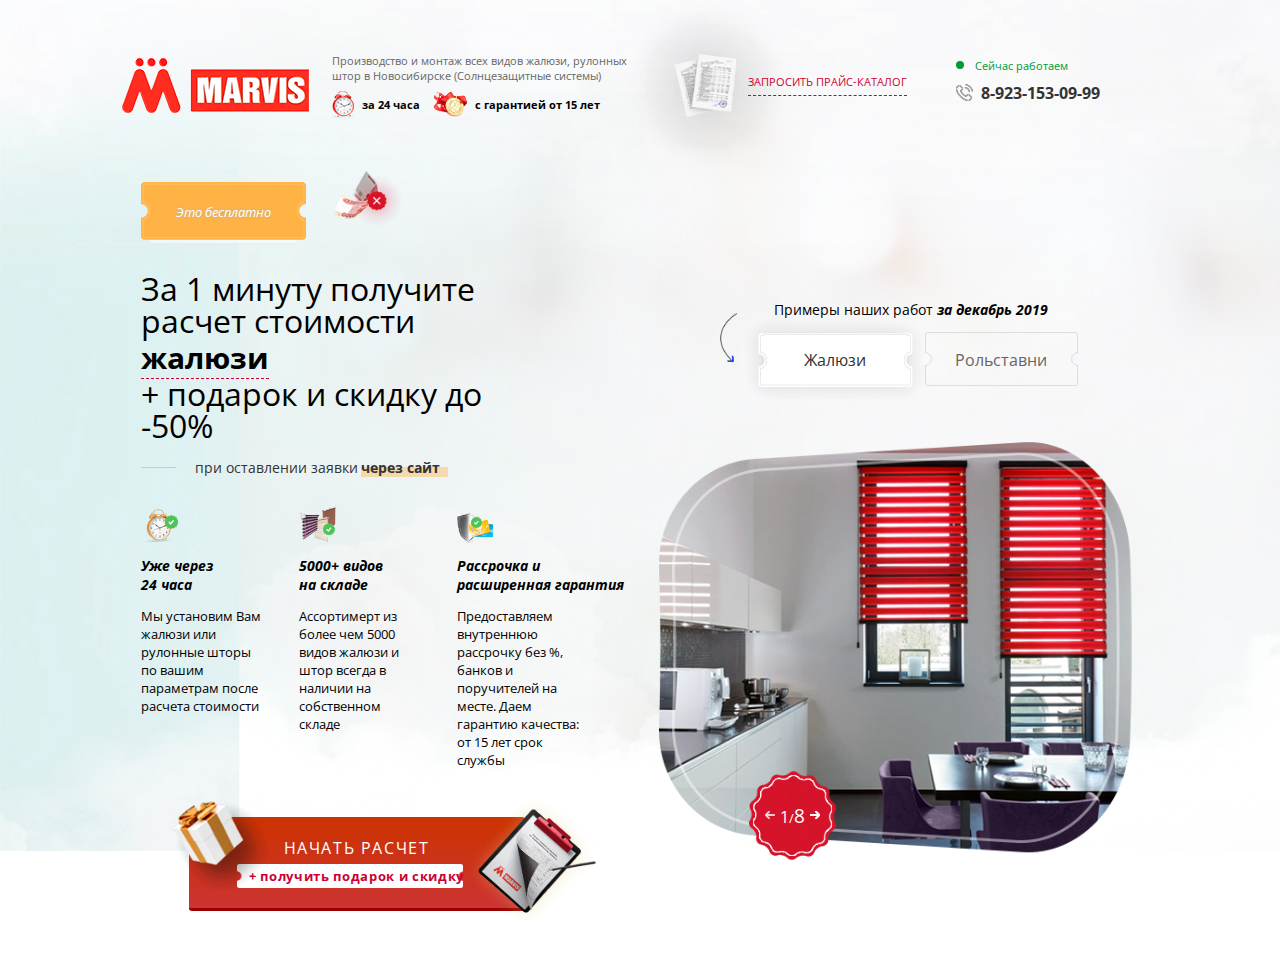
<file: project2/index.html>
<!DOCTYPE html>
<html lang="en">
<head>
    <meta charset="UTF-8">
    <meta name="viewport" content="width=device-width, initial-scale=1.0">
    <title>Document</title>
    <link rel="stylesheet" href="./css/style.min.css">
</head>
<body>
<div class="body">
    <header class="header">
        <nav class="nav">
            <div class="nav__block">
                <img src="img/logo.png">
                <div class="nav__elem">
                    <div class="nav__text">Производство и монтаж всех видов жалюзи, рулонных<br> штор в Новосибирске (Солнцезащитные системы)</div>
                    <div class="nav__img">
                        <div class="nav__in">
                            <img src="img/alarm.png">
                            <div class="nav__intext">за 24 часа</div>
                        </div>
                        <div class="nav__war">
                            <img src="img/reward.png">
                            <div class="nav__intext">с гарантией от 15 лет</div>
                        </div>
                    </div>
                </div>
            </div>
            <div class="nav__block__right">
                <div class="nav__price">
                    <a href="">Запросить прайс-каталог</a>
                </div>
                <div class="nav__phones">
                    <div class="nav__time">
                        <div class="nav__circle"></div>
                        <div class="nav__online">Сейчас работаем</div>
                    </div>
                    <div class="nav__phone">
                        <img src="img/phone.png">
                        <div class="nav__call">8-923-153-09-99</div>
                    </div>
                </div>
            </div>
        </nav>
    </header>

    <section class="section__hero">
        <article class="container__left">
            <div class="container__free">
                <div class="container__text">Это бесплатно</div>
            </div>
            <div class="container__disk">
                За 1 минуту получите расчет стоимости <span>жалюзи</span>
                <div>+ подарок и скидку до -50%</div>
            </div>
            <div class="container__req">
                <div class="container__line"></div>
                <div class="container__subreq">при оставлении заявки</div>
                <div class="container__site">через сайт&nbsp;&nbsp;</div>
            </div>
            <div class="container__benef">
                <div class="container__block">
                    <div class="container__img">
                        <img src="img/time-ben.png">
                    </div>
                    <div class="container__title">Уже через <br>24 часа</div>
                    <div class="container__terms">Мы установим Вам жалюзи или рулонные шторы по вашим параметрам после расчета стоимости  </div>
                </div>
                <div class="container__block">
                    <div class="container__img">
                        <img src="img/ware-ben.png">
                    </div>
                    <div class="container__title">5000+ видов <br>на складе </div>
                    <div class="container__terms">Ассортимерт из более чем 5000 видов жалюзи и штор всегда в наличии на собственном складе </div>
                </div>
                <div class="container__block">
                    <div class="container__img">
                        <img src="img/varr-ben.png">
                    </div>
                    <div class="container__title">Рассрочка и <br>расширенная гарантия </div>
                    <div class="container__terms">Предоставляем внутреннюю рассрочку без %, банков и поручителей на месте. Даем гарантию качества: от 15 лет срок службы </div>
                </div>
            </div>
            <div class="container__float">
                <div class="container__gift">
                    <button class="container__imgs">
                        <div class="container__top">начать расчет</div>
                        <div class="container__bot">+ получить подарок и скидку</div>
                    </button>
                </div>
            </div>
        </article>

        <article class="container__right">
            <div class="right__ss">
                <div class="right__block">
                    <div class="right__exx">
                        <div class="right__example">Примеры наших работ&nbsp;<span>за декабрь 2019</span></div>
                        <div class="right__exx__blocks">
                            <a class="right__active" href="">Жалюзи</a>
                            <a class="right__hover" href="">Рольставни</a>
                        </div> 
                    </div>
                </div> 
                <div class="right__slider">
                    <div class="right__img">
                        <img src="img/photo-sl-1.png">
                    </div>
                    <div class="right__next">
                        <div class="right__items">
                            <div class="right__is">1</div>/
                            <div class="right__number">8</div>
                        </div>
                    </div>
                </div>
            </div>
           
        </article>
    </section>
</div>
</body>
</html>
</file>
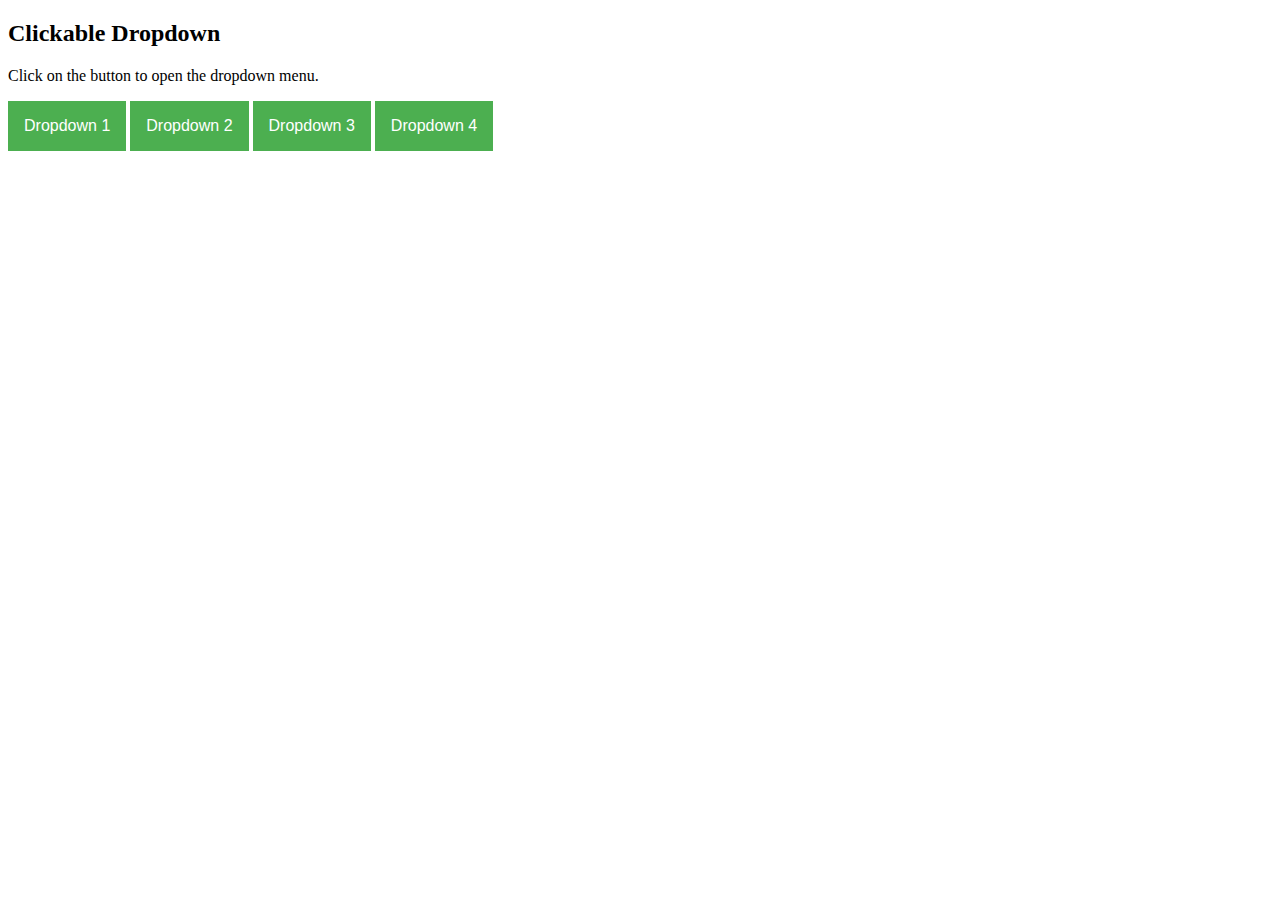
<file: click.html>
<!DOCTYPE html>
<html lang="en">
<head>
    <meta charset="UTF-8">
    <meta name="viewport" content="width=device-width, initial-scale=1.0">
    <title>Document</title>
    <script async type="text/javascript" src="//static.h-bid.com/w3schools.com/20200121/snhb-w3schools.com.min.js"></script>
</head>
<body>
    
    <style>
        .dropbtn {
          background-color: #4CAF50;
          color: white;
          padding: 16px;
          font-size: 16px;
          border: none;
          cursor: pointer;
        }
        
        .dropbtn:hover, .dropbtn:focus {
          background-color: #3e8e41;
        }
        
        .dropdown {
          position: relative;
          display: inline-block;
        }
        
        .dropdown-content {
          display: none;        }
        
        .dropdown-content a {
          color: black;
          padding: 12px 16px;
          text-decoration: none;
          display: block;
        }
        
        .dropdown-content a:hover {background-color: #f1f1f1}
        
        .show {display:block;}

        #myDropdown, #myDropdown1, #myDropdown2, #myDropdown3{display:none}
        </style>
        </head>
        <body>
        
        <h2>Clickable Dropdown</h2>
        <p>Click on the button to open the dropdown menu.</p>
        
        <div class="dropdown">
          <button id="myBtn" class="dropbtn">Dropdown 1</button>
          <button id="myBtn2" class="dropbtn">Dropdown 2</button>
          <button id="myBtn3" class="dropbtn">Dropdown 3</button>
          <button id="myBtn4" class="dropbtn">Dropdown 4</button>

          <div id="myDropdown" class="dropdown-content">
            <a href="#home">Home</a>
          </div>

    
        </div>
        
        <script>
        // Get the button, and when the user clicks on it, execute myFunction
        document.getElementById("myBtn").onclick = function() {myFunction()};
        
        /* myFunction toggles between adding and removing the show class, which is used to hide and show the dropdown content */
        function myFunction() {
          document.getElementById("myDropdown").classList.toggle("show");
        }
        </script>

</body>
</html>
</file>
<file: project2/css/style.min.css>
@import url("https://fonts.googleapis.com/css2?family=Open+Sans:ital,wght@0,400;0,700;1,400;1,700&display=swap");
body, * {
  margin: 0;
  padding: 0;
  -webkit-box-sizing: border-box;
          box-sizing: border-box;
}

button {
  border: 0;
  cursor: pointer;
}

html {
  font-size: 100%;
}

@media (max-width: 1080px) {
  html {
    font-size: 100%;
  }
}

body {
  width: 100%;
  font: "Open Sans", sans-serif;
}

.body {
  background: url(../img/bg-body.png) no-repeat;
  background-size: cover;
}

@media (max-width: 1080px) {
  .body {
    background: #FFF;
  }
}

.header .nav {
  -ms-flex-wrap: wrap;
      flex-wrap: wrap;
  -webkit-box-pack: center;
      -ms-flex-pack: center;
          justify-content: center;
  display: -webkit-box;
  display: -ms-flexbox;
  display: flex;
  -webkit-box-orient: horizontal;
  -webkit-box-direction: normal;
      -ms-flex-direction: row;
          flex-direction: row;
  -webkit-box-align: center;
      -ms-flex-align: center;
          align-items: center;
}

.header .nav__block {
  display: -webkit-box;
  display: -ms-flexbox;
  display: flex;
  -webkit-box-orient: horizontal;
  -webkit-box-direction: normal;
      -ms-flex-direction: row;
          flex-direction: row;
  -webkit-box-align: center;
      -ms-flex-align: center;
          align-items: center;
}

@media (max-width: 530px) {
  .header .nav__block {
    margin: 3rem 0 0;
  }
}

@media (max-width: 700px) {
  .header .nav__block {
    -webkit-box-orient: vertical;
    -webkit-box-direction: normal;
        -ms-flex-direction: column;
            flex-direction: column;
  }
}

.header .nav__block__right {
  display: -webkit-box;
  display: -ms-flexbox;
  display: flex;
  -webkit-box-orient: horizontal;
  -webkit-box-direction: normal;
      -ms-flex-direction: row;
          flex-direction: row;
  -webkit-box-align: center;
      -ms-flex-align: center;
          align-items: center;
}

@media (max-width: 530px) {
  .header .nav__block__right {
    -webkit-box-orient: vertical;
    -webkit-box-direction: normal;
        -ms-flex-direction: column;
            flex-direction: column;
  }
}

.header .nav__elem {
  display: -webkit-box;
  display: -ms-flexbox;
  display: flex;
  -webkit-box-orient: vertical;
  -webkit-box-direction: normal;
      -ms-flex-direction: column;
          flex-direction: column;
  margin: 3.3rem 0 3.3rem 1.4rem;
}

@media (max-width: 375px) {
  .header .nav__elem {
    margin: 3.3rem 2rem 1.4rem;
  }
}

@media (max-width: 425px) {
  .header .nav__elem {
    margin: 3.3rem 2rem 1.4rem;
  }
}

.header .nav__text {
  font: 0.7rem "Open Sans", sans-serif;
  color: #666;
}

@media (max-width: 1080px) {
  .header .nav__text {
    font: 1rem "Open Sans", sans-serif;
  }
}

@media (max-width: 375px) {
  .header .nav__text {
    font: 0.8rem "Open Sans", sans-serif;
    text-align: center;
  }
}

.header .nav__img {
  display: -webkit-box;
  display: -ms-flexbox;
  display: flex;
  -webkit-box-orient: horizontal;
  -webkit-box-direction: normal;
      -ms-flex-direction: row;
          flex-direction: row;
  margin: 0.5rem 0 0 0;
}

@media (max-width: 700px) {
  .header .nav__img {
    -webkit-box-pack: center;
        -ms-flex-pack: center;
            justify-content: center;
  }
}

@media (max-width: 375px) {
  .header .nav__img {
    -webkit-box-orient: vertical;
    -webkit-box-direction: normal;
        -ms-flex-direction: column;
            flex-direction: column;
    -webkit-box-align: center;
        -ms-flex-align: center;
            align-items: center;
  }
}

@media (max-width: 425px) {
  .header .nav__img {
    margin: 1rem 0 0;
  }
}

.header .nav__in, .header .nav__war {
  display: -webkit-box;
  display: -ms-flexbox;
  display: flex;
  -webkit-box-orient: horizontal;
  -webkit-box-direction: normal;
      -ms-flex-direction: row;
          flex-direction: row;
  -webkit-box-align: center;
      -ms-flex-align: center;
          align-items: center;
}

@media (max-width: 375px) {
  .header .nav__war {
    margin: 1rem;
  }
}

.header .nav__intext {
  display: -webkit-box;
  display: -ms-flexbox;
  display: flex;
  -webkit-box-orient: horizontal;
  -webkit-box-direction: normal;
      -ms-flex-direction: row;
          flex-direction: row;
  -webkit-box-align: center;
      -ms-flex-align: center;
          align-items: center;
  font: 700 0.7rem "Open Sans", sans-serif;
  margin: 0rem 0.8rem 0 0.5rem;
}

@media (max-width: 1080px) {
  .header .nav__intext {
    font: 700 1rem "Open Sans", sans-serif;
  }
}

@media (max-width: 425px) {
  .header .nav__intext {
    font: 700 0.8rem "Open Sans", sans-serif;
  }
}

.header .nav__price {
  display: -webkit-box;
  display: -ms-flexbox;
  display: flex;
  -webkit-box-orient: horizontal;
  -webkit-box-direction: normal;
      -ms-flex-direction: row;
          flex-direction: row;
  -webkit-box-align: center;
      -ms-flex-align: center;
          align-items: center;
  -webkit-box-pack: end;
      -ms-flex-pack: end;
          justify-content: flex-end;
  background: url(../img/price-cat.png) no-repeat 0 0;
  width: 17.5rem;
  height: 10rem;
  background-size: contain;
}

@media (max-width: 650px) {
  .header .nav__price {
    background: none;
    width: auto;
    height: auto;
  }
}

@media (max-width: 819px) {
  .header .nav__price {
    width: 22rem;
  }
}

@media (max-width: 1080px) {
  .header .nav__price {
    width: 25rem;
  }
}

@media (max-width: 375px) {
  .header .nav__price {
    width: auto;
  }
}

@media (max-width: 425px) {
  .header .nav__price {
    width: auto;
  }
}

.header .nav__price a {
  font: 0.7rem "Open Sans", sans-serif;
  color: #cc0033;
  text-transform: uppercase;
  text-decoration: none;
  border-bottom: 0.05rem dashed #cc0033;
  padding: 0 0 0.4rem;
  margin: 0 0 0 4.5rem;
}

@media (max-width: 819px) {
  .header .nav__price a {
    font: 1rem "Open Sans", sans-serif;
    border-bottom: 0.1rem dashed #cc0033;
    margin: 0;
  }
}

@media (max-width: 1080px) {
  .header .nav__price a {
    font: 1.2rem "Open Sans", sans-serif;
  }
}

@media (max-width: 375px) {
  .header .nav__price a {
    font: 1rem "Open Sans", sans-serif;
  }
}

@media (max-width: 425px) {
  .header .nav__price a {
    font: 1rem "Open Sans", sans-serif;
  }
}

.header .nav__phones {
  margin: 0 3.07rem;
}

@media (max-width: 650px) {
  .header .nav__phones {
    margin: 1rem 3.07rem;
  }
}

@media (max-width: 375px) {
  .header .nav__phones {
    margin: 1.5rem 3.07rem;
  }
}

@media (max-width: 425px) {
  .header .nav__phones {
    margin: 1.5rem 3.07rem;
  }
}

.header .nav__time {
  display: -webkit-box;
  display: -ms-flexbox;
  display: flex;
  -webkit-box-orient: horizontal;
  -webkit-box-direction: normal;
      -ms-flex-direction: row;
          flex-direction: row;
  -webkit-box-align: center;
      -ms-flex-align: center;
          align-items: center;
}

@media (max-width: 650px) {
  .header .nav__time {
    -webkit-box-pack: center;
        -ms-flex-pack: center;
            justify-content: center;
  }
}

.header .nav__circle {
  background: #009933;
  width: 0.52rem;
  height: 0.52rem;
  border-radius: 100%;
}

.header .nav__online {
  font: 0.7rem "Open Sans", sans-serif;
  color: #009933;
  padding: 0 0.68rem;
}

@media (max-width: 1080px) {
  .header .nav__online {
    font: 1.2rem "Open Sans", sans-serif;
  }
}

@media (max-width: 375px) {
  .header .nav__online {
    font: 1rem "Open Sans", sans-serif;
  }
}

@media (max-width: 425px) {
  .header .nav__online {
    font: 1rem "Open Sans", sans-serif;
  }
}

.header .nav__phone {
  display: -webkit-box;
  display: -ms-flexbox;
  display: flex;
  -webkit-box-orient: horizontal;
  -webkit-box-direction: normal;
      -ms-flex-direction: row;
          flex-direction: row;
  -webkit-box-align: center;
      -ms-flex-align: center;
          align-items: center;
}

.header .nav__call {
  font: 700 1rem "Open Sans", sans-serif;
  color: #333;
  padding: 0.58rem 0.52rem;
}

@media (max-width: 1080px) {
  .header .nav__call {
    font: 700 1.2rem "Open Sans", sans-serif;
  }
}

.section__hero {
  display: -webkit-box;
  display: -ms-flexbox;
  display: flex;
  -webkit-box-orient: horizontal;
  -webkit-box-direction: normal;
      -ms-flex-direction: row;
          flex-direction: row;
  -webkit-box-align: center;
      -ms-flex-align: center;
          align-items: center;
  -webkit-box-pack: center;
      -ms-flex-pack: center;
          justify-content: center;
}

@media (max-width: 819px) {
  .section__hero {
    -webkit-box-orient: vertical;
    -webkit-box-direction: normal;
        -ms-flex-direction: column;
            flex-direction: column;
  }
}

@media (max-width: 1080px) {
  .section__hero {
    -webkit-box-orient: vertical;
    -webkit-box-direction: normal;
        -ms-flex-direction: column;
            flex-direction: column;
  }
}

.container__free {
  display: -webkit-box;
  display: -ms-flexbox;
  display: flex;
  -webkit-box-orient: horizontal;
  -webkit-box-direction: normal;
      -ms-flex-direction: row;
          flex-direction: row;
  -webkit-box-align: center;
      -ms-flex-align: center;
          align-items: center;
  background: url(../img/money-x.png) no-repeat 12rem 0%;
  background-size: 4.35rem;
}

@media (max-width: 819px) {
  .container__free {
    display: none;
  }
}

@media (max-width: 1080px) {
  .container__free {
    display: none;
  }
}

.container__text {
  background: url(../img/button-free.png) no-repeat 0% 0%;
  font: 0.8rem "Open Sans", sans-serif;
  color: #FFF;
  text-shadow: 0 0 0.3rem #ababab;
  margin: 0.73rem 0 1.5rem;
  padding: 0rem 0 0.5rem;
  height: 4.16rem;
  width: 10.36rem;
  display: -webkit-box;
  display: -ms-flexbox;
  display: flex;
  -webkit-box-align: center;
      -ms-flex-align: center;
          align-items: center;
  -webkit-box-pack: center;
      -ms-flex-pack: center;
          justify-content: center;
  background-size: contain;
  font-style: italic;
}

.container__disk {
  font: 2rem "Open Sans", sans-serif;
  width: 29vw;
  line-height: 2.5vw;
}

.container__disk span {
  font: 700 1.9rem "Open Sans", sans-serif;
  border-bottom: 0.05rem dashed #cc0033;
}

@media (max-width: 320px) {
  .container__disk span {
    font: 700 1rem "Open Sans", sans-serif;
  }
}

@media (max-width: 375px) {
  .container__disk span {
    font: 700 1.4rem "Open Sans", sans-serif;
  }
}

@media (max-width: 819px) {
  .container__disk {
    width: auto;
    line-height: 100%;
    text-align: center;
    margin: 2rem;
  }
}

@media (max-width: 1080px) {
  .container__disk {
    width: auto;
    line-height: 100%;
    text-align: center;
    margin: 2rem;
  }
}

@media (max-width: 530px) {
  .container__disk {
    font: 1.5rem "Open Sans", sans-serif;
  }
}

@media (max-width: 320px) {
  .container__disk {
    font: 1rem "Open Sans", sans-serif;
    padding: 0 2rem;
  }
}

.container__req {
  display: -webkit-box;
  display: -ms-flexbox;
  display: flex;
  -webkit-box-orient: horizontal;
  -webkit-box-direction: normal;
      -ms-flex-direction: row;
          flex-direction: row;
  -webkit-box-align: center;
      -ms-flex-align: center;
          align-items: center;
  color: #333;
  font: 0.9rem "Open Sans", sans-serif;
  margin: 1rem 0 0;
}

@media (max-width: 819px) {
  .container__req {
    font: 1rem "Open Sans", sans-serif;
    margin: 1rem 0 0;
    -webkit-box-pack: center;
        -ms-flex-pack: center;
            justify-content: center;
  }
}

@media (max-width: 320px) {
  .container__req {
    font: 0.8rem "Open Sans", sans-serif;
  }
}

@media (max-width: 1080px) {
  .container__req {
    font: 1.2rem "Open Sans", sans-serif;
    -webkit-box-pack: center;
        -ms-flex-pack: center;
            justify-content: center;
  }
}

@media (max-width: 375px) {
  .container__req {
    font: 1rem "Open Sans", sans-serif;
    -webkit-box-orient: vertical;
    -webkit-box-direction: normal;
        -ms-flex-direction: column;
            flex-direction: column;
  }
}

@media (max-width: 425px) {
  .container__req {
    font: 1rem "Open Sans", sans-serif;
  }
}

.container__line {
  background: #ccc;
  width: 2.2rem;
  height: 0.1rem;
}

@media (max-width: 375px) {
  .container__line {
    display: none;
  }
}

.container__subreq {
  padding: 0 0.2rem 0 1.2rem;
}

.container__site {
  font: 700 0.9rem "Open Sans", sans-serif;
  background: url(../img/in-site.png) no-repeat 0 0.6rem;
}

@media (max-width: 1080px) {
  .container__site {
    background: url(../img/in-site.png) no-repeat 0 1.1rem;
    font: 700 1.2rem "Open Sans", sans-serif;
  }
}

@media (max-width: 425px) {
  .container__site {
    font: 1rem "Open Sans", sans-serif;
  }
}

.container__benef {
  -ms-flex-wrap: wrap;
      flex-wrap: wrap;
  display: -webkit-box;
  display: -ms-flexbox;
  display: flex;
  -webkit-box-orient: horizontal;
  -webkit-box-direction: normal;
      -ms-flex-direction: row;
          flex-direction: row;
  -webkit-box-align: baseline;
      -ms-flex-align: baseline;
          align-items: baseline;
}

@media (max-width: 819px) {
  .container__benef {
    -webkit-box-pack: space-evenly;
        -ms-flex-pack: space-evenly;
            justify-content: space-evenly;
    margin: 3rem 0 0;
  }
}

@media (max-width: 1080px) {
  .container__benef {
    -webkit-box-pack: center;
        -ms-flex-pack: center;
            justify-content: center;
  }
}

@media (max-width: 650px) {
  .container__benef {
    margin: 0 4rem;
  }
}

.container__block {
  margin: 1.8rem 2.1rem 0 0;
}

@media (max-width: 819px) {
  .container__block {
    margin: 0;
  }
}

@media (max-width: 650px) {
  .container__block {
    margin: 3rem 0 0;
    -webkit-box-align: center;
        -ms-flex-align: center;
            align-items: center;
    display: -webkit-box;
    display: -ms-flexbox;
    display: flex;
    -webkit-box-orient: vertical;
    -webkit-box-direction: normal;
        -ms-flex-direction: column;
            flex-direction: column;
  }
}

.container__img {
  position: relative;
  width: 2.9vw;
}

@media (max-width: 819px) {
  .container__img {
    width: 6vw;
  }
}

.container__img img {
  -o-object-fit: cover;
     object-fit: cover;
  width: 100%;
  height: 100%;
}

.container__title {
  font: 700 0.9rem "Open Sans", sans-serif;
  font-style: italic;
  margin: 0.6rem 0 0.78rem;
}

@media (max-width: 650px) {
  .container__title {
    text-align: center;
  }
}

@media (max-width: 1080px) {
  .container__title {
    font: 700 1.2rem "Open Sans", sans-serif;
  }
}

.container__terms {
  font: 0.8rem "Open Sans", sans-serif;
  width: 7.8rem;
}

@media (max-width: 650px) {
  .container__terms {
    width: 12rem;
    text-align: center;
  }
}

@media (max-width: 1080px) {
  .container__terms {
    font: 1rem "Open Sans", sans-serif;
    width: 12rem;
  }
}

@media (max-width: 819px) {
  .container__float {
    display: -webkit-box;
    display: -ms-flexbox;
    display: flex;
    -webkit-box-pack: center;
        -ms-flex-pack: center;
            justify-content: center;
  }
}

@media (max-width: 1080px) {
  .container__float {
    display: -webkit-box;
    display: -ms-flexbox;
    display: flex;
    -webkit-box-pack: center;
        -ms-flex-pack: center;
            justify-content: center;
  }
}

.container__gift {
  padding: 3rem;
  position: relative;
  display: -webkit-box;
  display: -ms-flexbox;
  display: flex;
  -webkit-box-orient: vertical;
  -webkit-box-direction: normal;
      -ms-flex-direction: column;
          flex-direction: column;
  -webkit-box-align: start;
      -ms-flex-align: start;
          align-items: flex-start;
  width: 28.5rem;
}

@media (max-width: 320px) {
  .container__gift {
    margin: 3rem 1rem;
  }
}

@media (max-width: 1080px) {
  .container__gift {
    width: 33.5rem;
  }
}

@media (max-width: 650px) {
  .container__gift {
    width: auto;
    padding: 0;
    margin: 3rem 0;
  }
}

@media (max-width: 375px) {
  .container__gift {
    width: auto;
    -webkit-box-align: center;
        -ms-flex-align: center;
            align-items: center;
  }
}

.container__imgs {
  display: -webkit-box;
  display: -ms-flexbox;
  display: flex;
  -webkit-box-orient: vertical;
  -webkit-box-direction: normal;
      -ms-flex-direction: column;
          flex-direction: column;
  background: -webkit-gradient(linear, left top, left bottom, from(#cc3300), to(#CC3333));
  background: linear-gradient(to bottom, #cc3300, #CC3333);
  border-bottom: 3px solid #990000;
  color: #FFF;
  border-radius: 3px;
  padding: 1.25rem 3rem;
  -webkit-box-align: center;
      -ms-flex-align: center;
          align-items: center;
  border-left: none;
  border-top: none;
  border-right: none;
  cursor: pointer;
}

@media (max-width: 320px) {
  .container__imgs {
    padding: 1.25rem 2rem;
  }
}

@media (max-width: 375px) {
  .container__imgs {
    padding: 1.25rem 2rem;
  }
}

.container__imgs :after {
  content: '';
  background: url(../img/log-button.png) no-repeat 20.4rem 1.8rem;
  width: 100%;
  height: 100%;
  position: absolute;
  right: 0;
  top: 0;
  background-size: 8.27rem;
}

@media (max-width: 650px) {
  .container__imgs :after {
    display: none;
  }
}

@media (max-width: 1080px) {
  .container__imgs :after {
    background: url(../img/log-button.png) no-repeat 23.5rem 1.8rem;
    background-size: 10rem;
  }
}

.container__imgs :before {
  content: '';
  width: 100%;
  height: 100%;
  position: absolute;
  left: 0;
  background: url(../img/gift-button.png) no-repeat 2rem 2rem;
  top: 0;
  background-size: 6rem;
}

@media (max-width: 650px) {
  .container__imgs :before {
    display: none;
  }
}

.container__top {
  text-transform: uppercase;
  letter-spacing: 0.1rem;
  font: 1rem "Open Sans", sans-serif;
}

@media (max-width: 1080px) {
  .container__top {
    font: 1.4rem "Open Sans", sans-serif;
  }
}

@media (max-width: 375px) {
  .container__top {
    font: 1rem "Open Sans", sans-serif;
  }
}

@media (max-width: 425px) {
  .container__top {
    font: 1rem "Open Sans", sans-serif;
  }
}

.container__bot {
  background: url(../img/bg-button-f.png) no-repeat;
  color: #cc0033;
  padding: 0.21rem 0.78rem;
  font: 700 0.8rem "Open Sans", sans-serif;
  letter-spacing: 0.042rem;
  background-size: contain;
  margin: 0.3rem 0 0;
}

@media (max-width: 650px) {
  .container__bot {
    padding: 0.21rem 0.6rem;
  }
}

@media (max-width: 1080px) {
  .container__bot {
    font: 1rem "Open Sans", sans-serif;
  }
}

@media (max-width: 375px) {
  .container__bot {
    font: 0.8rem "Open Sans", sans-serif;
  }
}

@media (max-width: 425px) {
  .container__bot {
    font: 0.8rem "Open Sans", sans-serif;
  }
}

.right__ss {
  display: -webkit-box;
  display: -ms-flexbox;
  display: flex;
  -webkit-box-orient: vertical;
  -webkit-box-direction: normal;
      -ms-flex-direction: column;
          flex-direction: column;
  -webkit-box-align: center;
      -ms-flex-align: center;
          align-items: center;
  margin: 1.9rem 0 0 0;
  position: relative;
}

@media (max-width: 375px) {
  .right__ss {
    margin: 0;
  }
}

.right__block {
  position: relative;
}

.right__block:before {
  content: '';
  background: url(../img/ar-bottom-sl.png) no-repeat;
  position: absolute;
  width: 1.1rem;
  height: 3.2rem;
  top: 0.8rem;
  background-size: contain;
}

@media (max-width: 320px) {
  .right__block:before {
    display: none;
  }
}

@media (max-width: 375px) {
  .right__block:before {
    display: none;
  }
}

.right__exx {
  margin: 0 0 0 1.6rem;
}

@media (max-width: 320px) {
  .right__exx {
    margin: 0;
  }
}

@media (max-width: 375px) {
  .right__exx {
    margin: 0;
  }
}

.right__exx__blocks {
  display: -webkit-box;
  display: -ms-flexbox;
  display: flex;
  -webkit-box-orient: horizontal;
  -webkit-box-direction: normal;
      -ms-flex-direction: row;
          flex-direction: row;
  -webkit-box-align: center;
      -ms-flex-align: center;
          align-items: center;
}

@media (max-width: 320px) {
  .right__exx__blocks {
    -webkit-box-orient: vertical;
    -webkit-box-direction: normal;
        -ms-flex-direction: column;
            flex-direction: column;
  }
}

.right__example {
  font: 0.9rem "Open Sans", sans-serif;
  display: -webkit-box;
  display: -ms-flexbox;
  display: flex;
  -webkit-box-orient: horizontal;
  -webkit-box-direction: normal;
      -ms-flex-direction: row;
          flex-direction: row;
  -webkit-box-pack: end;
      -ms-flex-pack: end;
          justify-content: flex-end;
  -webkit-box-align: end;
      -ms-flex-align: end;
          align-items: flex-end;
  -webkit-box-pack: center;
      -ms-flex-pack: center;
          justify-content: center;
}

@media (max-width: 819px) {
  .right__example {
    -webkit-box-align: baseline;
        -ms-flex-align: baseline;
            align-items: baseline;
  }
}

@media (max-width: 320px) {
  .right__example {
    -webkit-box-orient: vertical;
    -webkit-box-direction: normal;
        -ms-flex-direction: column;
            flex-direction: column;
    -webkit-box-align: center;
        -ms-flex-align: center;
            align-items: center;
  }
}

@media (max-width: 1080px) {
  .right__example {
    font: 1.2rem "Open Sans", sans-serif;
  }
}

@media (max-width: 375px) {
  .right__example {
    font: 0.8rem "Open Sans", sans-serif;
  }
}

@media (max-width: 425px) {
  .right__example {
    font: 0.8rem "Open Sans", sans-serif;
  }
}

.right__example span {
  font: 700 0.9rem "Open Sans", sans-serif;
  font-style: italic;
}

@media (max-width: 1080px) {
  .right__example span {
    font: 700 1.2rem "Open Sans", sans-serif;
  }
}

@media (max-width: 375px) {
  .right__example span {
    font: 700 0.8rem "Open Sans", sans-serif;
  }
}

@media (max-width: 425px) {
  .right__example span {
    font: 700 0.8rem "Open Sans", sans-serif;
  }
}

.right__active, .right__hover {
  font: 1rem "Open Sans", sans-serif;
  text-decoration: none;
  display: -webkit-box;
  display: -ms-flexbox;
  display: flex;
  -webkit-box-orient: horizontal;
  -webkit-box-direction: normal;
      -ms-flex-direction: row;
          flex-direction: row;
  -webkit-box-align: center;
      -ms-flex-align: center;
          align-items: center;
  -webkit-box-pack: center;
      -ms-flex-pack: center;
          justify-content: center;
}

.right__active {
  background: url(../img/button-slider-j.png) no-repeat 0 0;
  width: 11.2rem;
  height: 5.1rem;
  color: #333;
  background-size: contain;
}

@media (max-width: 1080px) {
  .right__active {
    font: 700 1.2rem "Open Sans", sans-serif;
  }
}

.right__hover {
  color: #666;
  display: -webkit-box;
  display: -ms-flexbox;
  display: flex;
  -webkit-box-orient: horizontal;
  -webkit-box-direction: normal;
      -ms-flex-direction: row;
          flex-direction: row;
  -webkit-box-align: center;
      -ms-flex-align: center;
          align-items: center;
  background: url(../img/button-slider-r.png) no-repeat;
  width: 9.56rem;
  height: 3.5rem;
  -webkit-box-pack: center;
      -ms-flex-pack: center;
          justify-content: center;
  background-size: contain;
}

.right__slider {
  display: -webkit-box;
  display: -ms-flexbox;
  display: flex;
  -webkit-box-orient: vertical;
  -webkit-box-direction: normal;
      -ms-flex-direction: column;
          flex-direction: column;
  -webkit-box-align: center;
      -ms-flex-align: center;
          align-items: center;
  margin: 1.9rem 0 0 0;
  position: relative;
}

.right__img {
  position: relative;
  width: 30.1rem;
}

@media (max-width: 530px) {
  .right__img {
    width: 21rem;
  }
}

@media (max-width: 320px) {
  .right__img {
    width: 18rem;
  }
}

.right__img img {
  -o-object-fit: cover;
     object-fit: cover;
  width: 100%;
  height: 100%;
}

.right__next {
  display: -webkit-box;
  display: -ms-flexbox;
  display: flex;
  -webkit-box-align: center;
      -ms-flex-align: center;
          align-items: center;
  background: url(../img/slider-number-bg.png) no-repeat;
  width: 5.42rem;
  height: 5.57rem;
  -ms-flex-pack: distribute;
      justify-content: space-around;
  position: absolute;
  bottom: 0;
  left: 5.7rem;
  background-size: contain;
}

@media (max-width: 375px) {
  .right__next {
    left: 2rem;
  }
}

@media (max-width: 425px) {
  .right__next {
    left: 2rem;
  }
}

.right__next :before {
  background: url(../img/ar-left.png) no-repeat 0 0;
  width: 0.625rem;
  height: 0.52rem;
  content: '';
  position: absolute;
  left: 1rem;
  top: 2.5rem;
  background-size: contain;
  cursor: pointer;
}

.right__next :after {
  background: url(../img/ar-next.png) no-repeat 0 0;
  width: 0.625rem;
  height: 0.52rem;
  content: '';
  position: absolute;
  right: 1rem;
  top: 2.5rem;
  background-size: contain;
  cursor: pointer;
}

.right__items {
  display: -webkit-box;
  display: -ms-flexbox;
  display: flex;
  -webkit-box-orient: horizontal;
  -webkit-box-direction: normal;
      -ms-flex-direction: row;
          flex-direction: row;
  font: 0.8rem "Open Sans", sans-serif;
  color: #FFF;
  -webkit-box-align: baseline;
      -ms-flex-align: baseline;
          align-items: baseline;
}

.right__is {
  font: 1rem "Open Sans", sans-serif;
}

.right__number {
  font: 1.2rem "Open Sans", sans-serif;
}
/*# sourceMappingURL=style.min.css.map */
</file>
